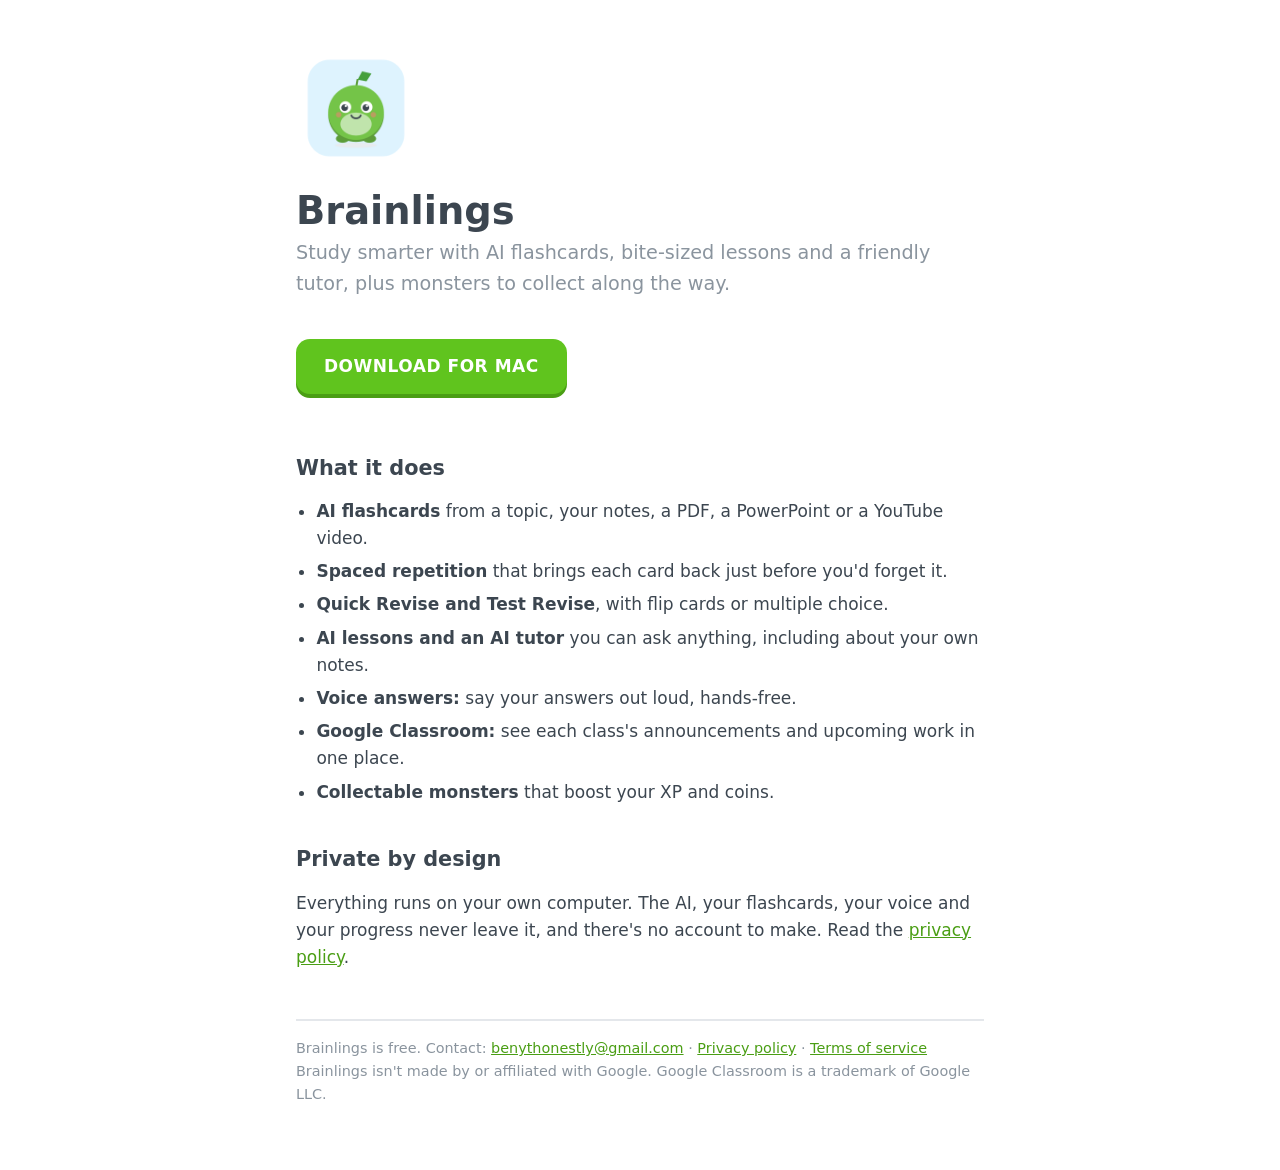
<file: index.html>
<!doctype html>
<html lang="en">
<head>
<meta charset="utf-8">
<meta name="viewport" content="width=device-width, initial-scale=1">
<title>Brainlings</title>
<meta name="description" content="A free, private study app with AI flashcards, lessons, a tutor and collectable monsters.">
<link rel="icon" href="icon.png">
<link rel="stylesheet" href="style.css">
</head>
<body>
<main>
  <img src="icon.png" width="120" height="120" alt="Brainlings mascot">
  <h1>Brainlings</h1>
  <p class="lead">Study smarter with AI flashcards, bite-sized lessons and a friendly tutor, plus monsters to collect along the way.</p>
  <a class="button" href="https://github.com/bearnington/brainlings/releases/latest">Download for Mac</a>

  <h2>What it does</h2>
  <ul>
    <li><strong>AI flashcards</strong> from a topic, your notes, a PDF, a PowerPoint or a YouTube video.</li>
    <li><strong>Spaced repetition</strong> that brings each card back just before you'd forget it.</li>
    <li><strong>Quick Revise and Test Revise</strong>, with flip cards or multiple choice.</li>
    <li><strong>AI lessons and an AI tutor</strong> you can ask anything, including about your own notes.</li>
    <li><strong>Voice answers:</strong> say your answers out loud, hands-free.</li>
    <li><strong>Google Classroom:</strong> see each class's announcements and upcoming work in one place.</li>
    <li><strong>Collectable monsters</strong> that boost your XP and coins.</li>
  </ul>

  <h2>Private by design</h2>
  <p>Everything runs on your own computer. The AI, your flashcards, your voice and your progress never leave it, and there's no account to make. Read the <a href="privacy.html">privacy policy</a>.</p>

  <footer>
    Brainlings is free. Contact: <a href="mailto:benythonestly@gmail.com">benythonestly@gmail.com</a> · <a href="privacy.html">Privacy policy</a> · <a href="terms.html">Terms of service</a><br>
    Brainlings isn't made by or affiliated with Google. Google Classroom is a trademark of Google LLC.
  </footer>
</main>
</body>
</html>
</file>
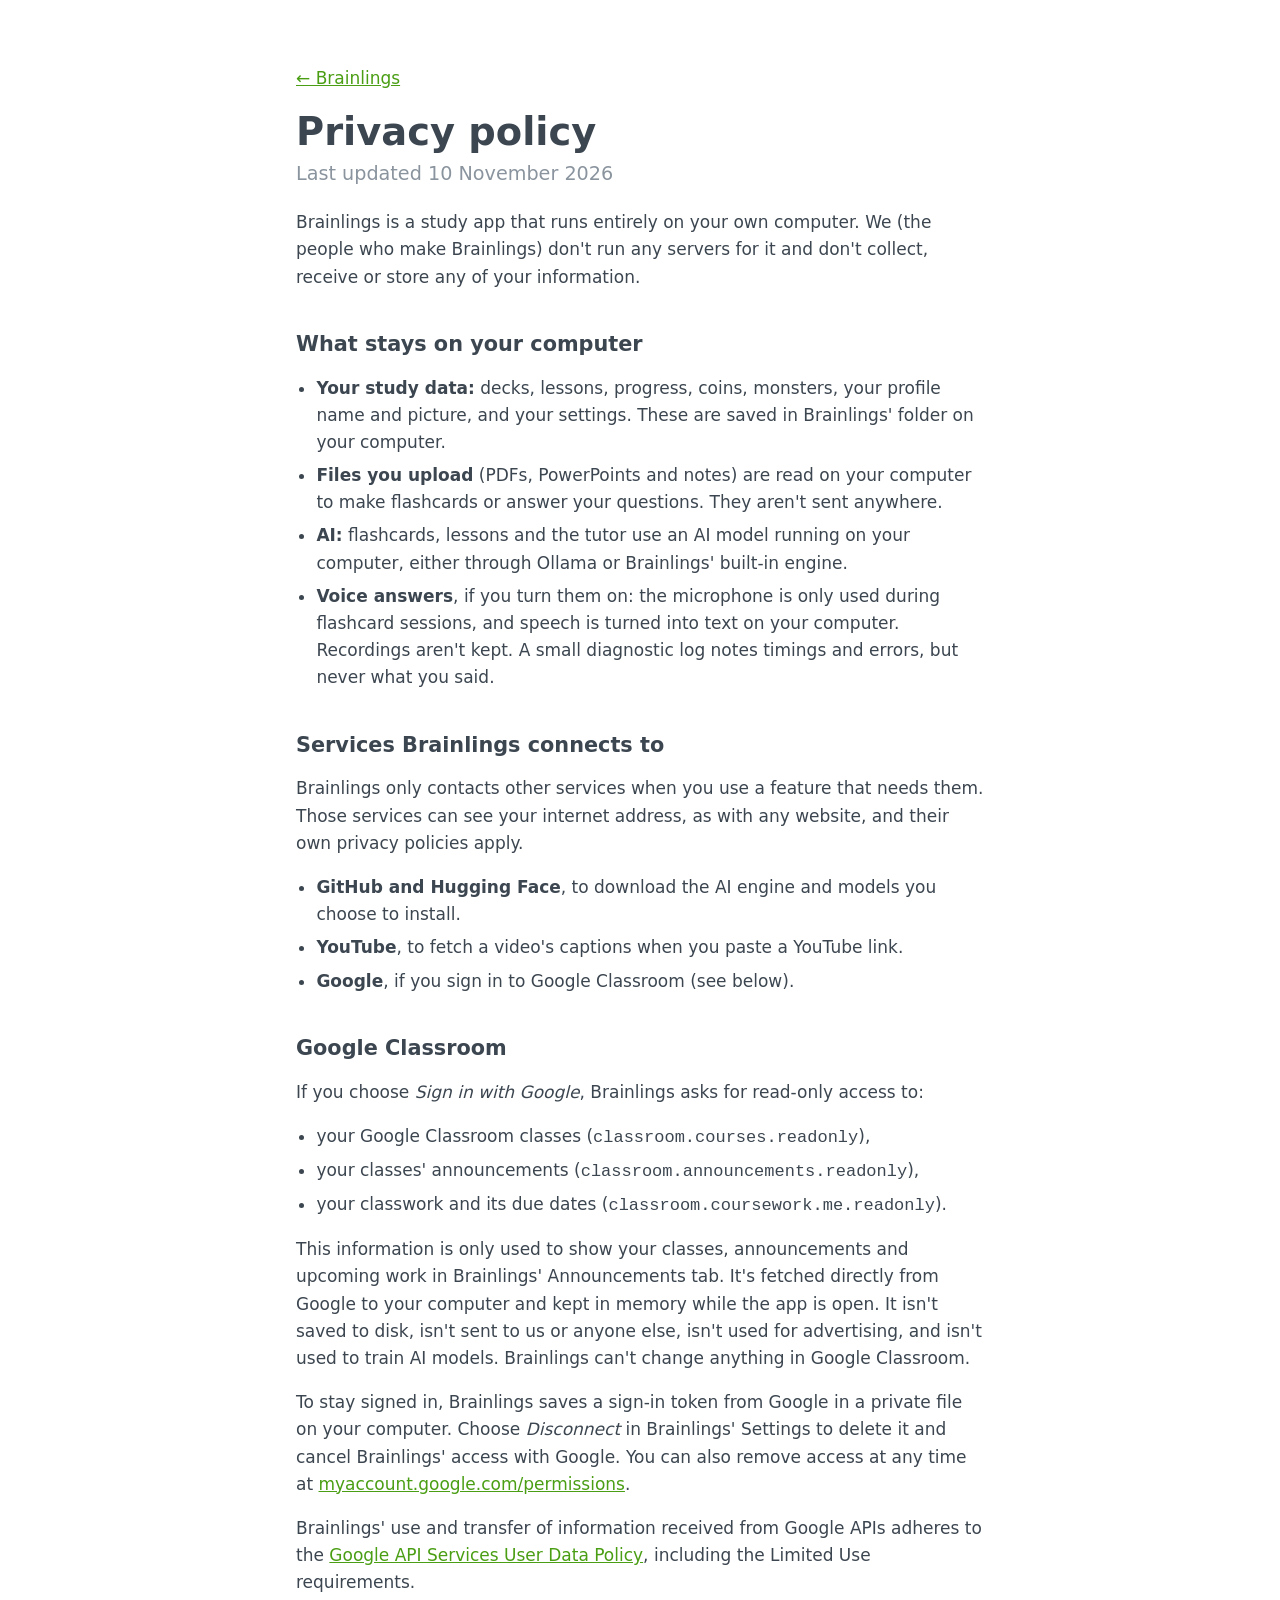
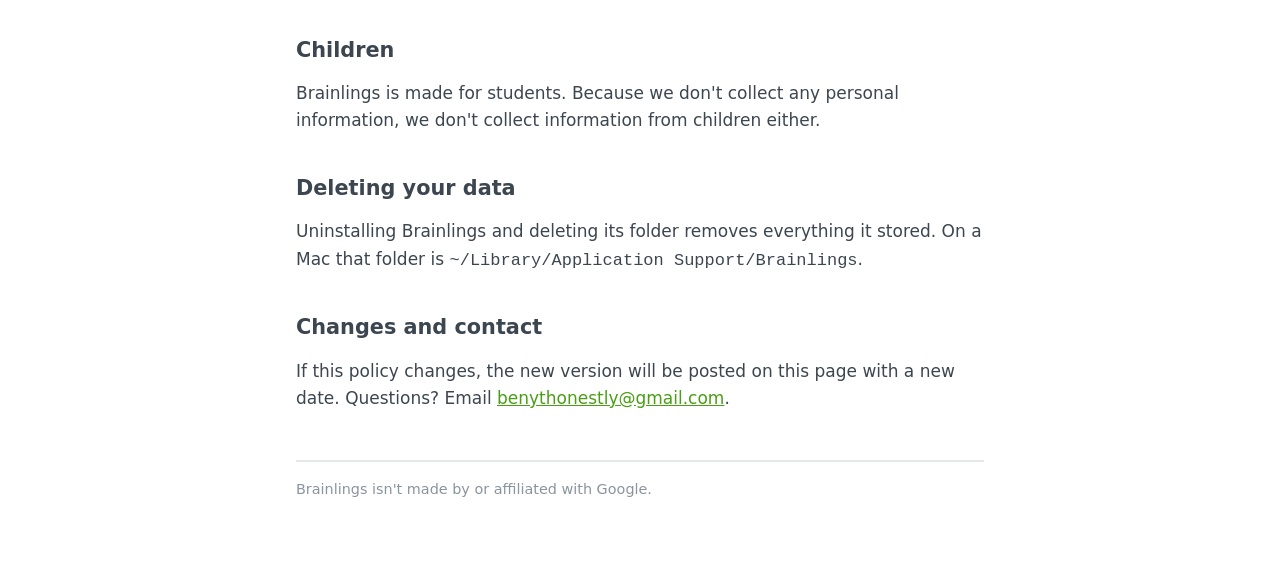
<file: privacy.html>
<!doctype html>
<html lang="en">
<head>
<meta charset="utf-8">
<meta name="viewport" content="width=device-width, initial-scale=1">
<title>Brainlings Privacy Policy</title>
<link rel="icon" href="icon.png">
<link rel="stylesheet" href="style.css">
</head>
<body>
<main>
  <p><a href="index.html">← Brainlings</a></p>
  <h1>Privacy policy</h1>
  <p class="lead">Last updated 10 November 2026</p>

  <p>Brainlings is a study app that runs entirely on your own computer. We (the people who make Brainlings) don't run any servers for it and don't collect, receive or store any of your information.</p>

  <h2>What stays on your computer</h2>
  <ul>
    <li><strong>Your study data:</strong> decks, lessons, progress, coins, monsters, your profile name and picture, and your settings. These are saved in Brainlings' folder on your computer.</li>
    <li><strong>Files you upload</strong> (PDFs, PowerPoints and notes) are read on your computer to make flashcards or answer your questions. They aren't sent anywhere.</li>
    <li><strong>AI:</strong> flashcards, lessons and the tutor use an AI model running on your computer, either through Ollama or Brainlings' built-in engine.</li>
    <li><strong>Voice answers</strong>, if you turn them on: the microphone is only used during flashcard sessions, and speech is turned into text on your computer. Recordings aren't kept. A small diagnostic log notes timings and errors, but never what you said.</li>
  </ul>

  <h2>Services Brainlings connects to</h2>
  <p>Brainlings only contacts other services when you use a feature that needs them. Those services can see your internet address, as with any website, and their own privacy policies apply.</p>
  <ul>
    <li><strong>GitHub and Hugging Face</strong>, to download the AI engine and models you choose to install.</li>
    <li><strong>YouTube</strong>, to fetch a video's captions when you paste a YouTube link.</li>
    <li><strong>Google</strong>, if you sign in to Google Classroom (see below).</li>
  </ul>

  <h2>Google Classroom</h2>
  <p>If you choose <em>Sign in with Google</em>, Brainlings asks for read-only access to:</p>
  <ul>
    <li>your Google Classroom classes (<code>classroom.courses.readonly</code>),</li>
    <li>your classes' announcements (<code>classroom.announcements.readonly</code>),</li>
    <li>your classwork and its due dates (<code>classroom.coursework.me.readonly</code>).</li>
  </ul>
  <p>This information is only used to show your classes, announcements and upcoming work in Brainlings' Announcements tab. It's fetched directly from Google to your computer and kept in memory while the app is open. It isn't saved to disk, isn't sent to us or anyone else, isn't used for advertising, and isn't used to train AI models. Brainlings can't change anything in Google Classroom.</p>
  <p>To stay signed in, Brainlings saves a sign-in token from Google in a private file on your computer. Choose <em>Disconnect</em> in Brainlings' Settings to delete it and cancel Brainlings' access with Google. You can also remove access at any time at <a href="https://myaccount.google.com/permissions">myaccount.google.com/permissions</a>.</p>
  <p>Brainlings' use and transfer of information received from Google APIs adheres to the <a href="https://developers.google.com/terms/api-services-user-data-policy">Google API Services User Data Policy</a>, including the Limited Use requirements.</p>

  <h2>Children</h2>
  <p>Brainlings is made for students. Because we don't collect any personal information, we don't collect information from children either.</p>

  <h2>Deleting your data</h2>
  <p>Uninstalling Brainlings and deleting its folder removes everything it stored. On a Mac that folder is <code>~/Library/Application Support/Brainlings</code>.</p>

  <h2>Changes and contact</h2>
  <p>If this policy changes, the new version will be posted on this page with a new date. Questions? Email <a href="mailto:benythonestly@gmail.com">benythonestly@gmail.com</a>.</p>

  <footer>Brainlings isn't made by or affiliated with Google.</footer>
</main>
</body>
</html>
</file>
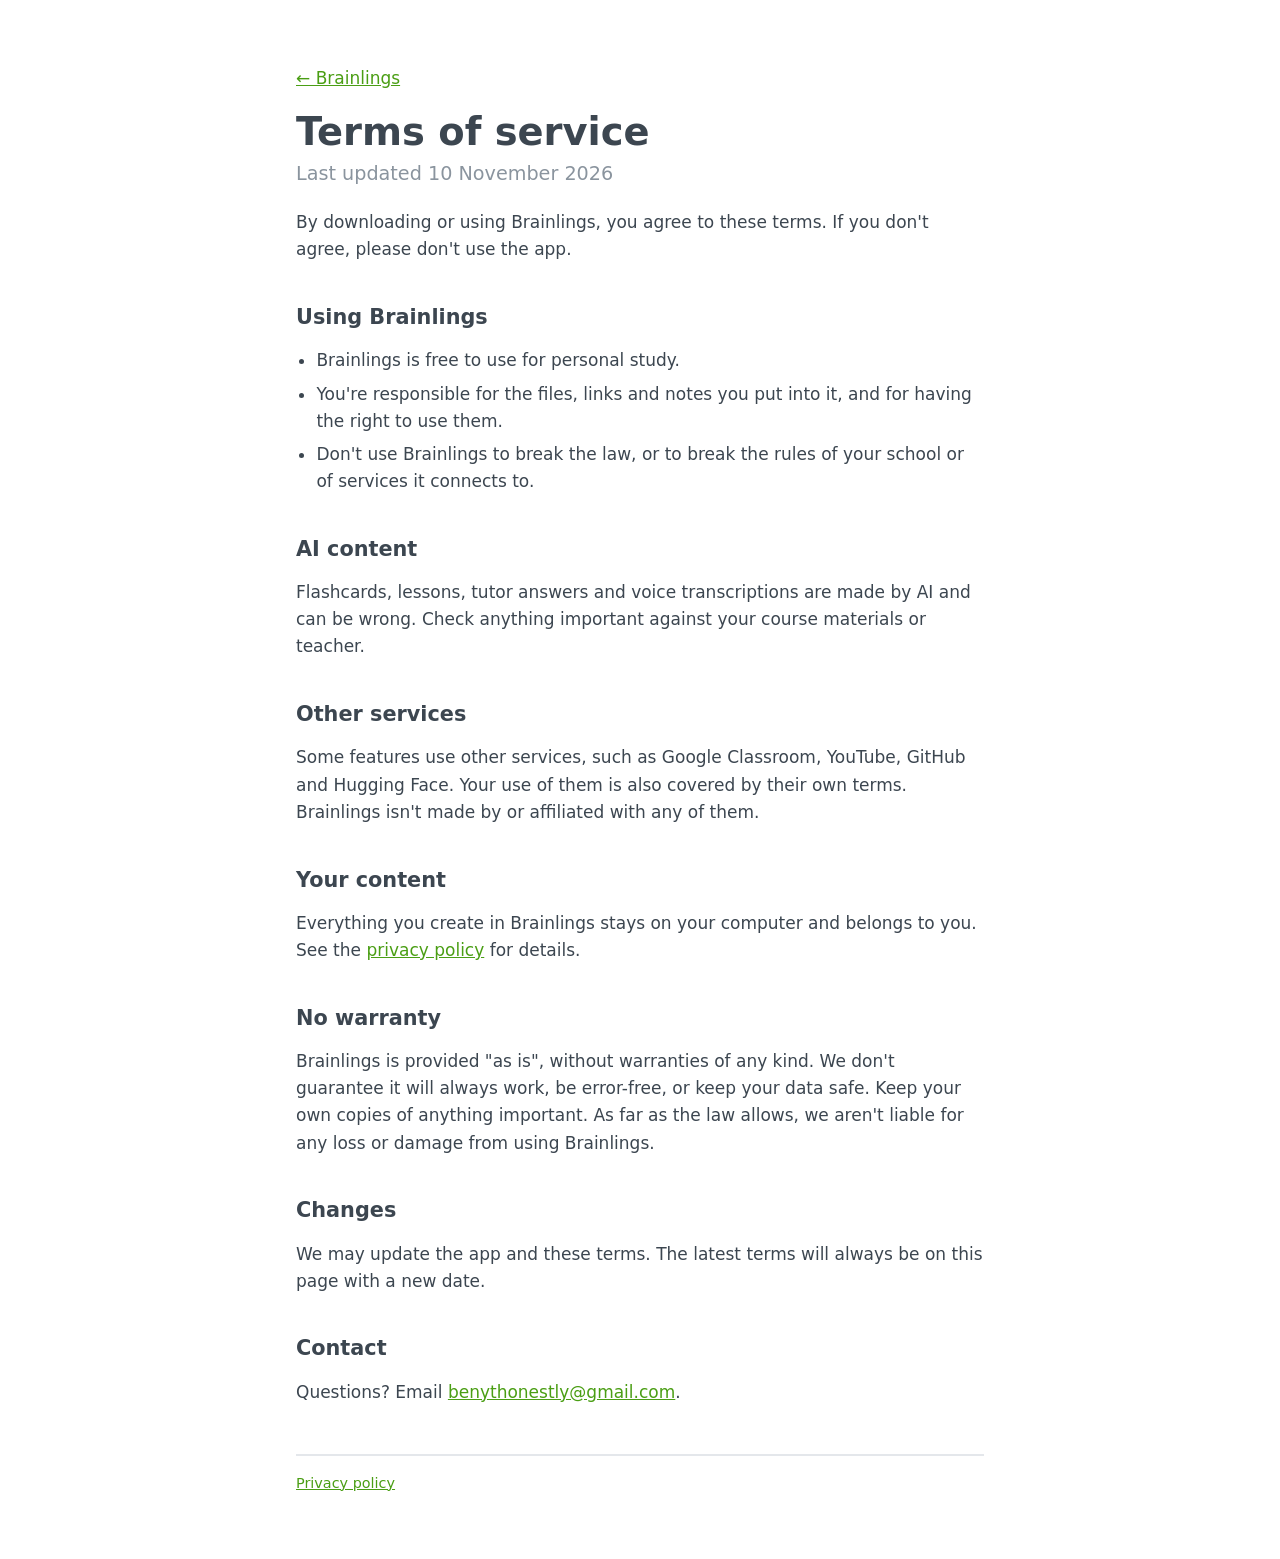
<file: terms.html>
<!doctype html>
<html lang="en">
<head>
<meta charset="utf-8">
<meta name="viewport" content="width=device-width, initial-scale=1">
<title>Brainlings Terms of Service</title>
<link rel="icon" href="icon.png">
<link rel="stylesheet" href="style.css">
</head>
<body>
<main>
  <p><a href="index.html">← Brainlings</a></p>
  <h1>Terms of service</h1>
  <p class="lead">Last updated 10 November 2026</p>

  <p>By downloading or using Brainlings, you agree to these terms. If you don't agree, please don't use the app.</p>

  <h2>Using Brainlings</h2>
  <ul>
    <li>Brainlings is free to use for personal study.</li>
    <li>You're responsible for the files, links and notes you put into it, and for having the right to use them.</li>
    <li>Don't use Brainlings to break the law, or to break the rules of your school or of services it connects to.</li>
  </ul>

  <h2>AI content</h2>
  <p>Flashcards, lessons, tutor answers and voice transcriptions are made by AI and can be wrong. Check anything important against your course materials or teacher.</p>

  <h2>Other services</h2>
  <p>Some features use other services, such as Google Classroom, YouTube, GitHub and Hugging Face. Your use of them is also covered by their own terms. Brainlings isn't made by or affiliated with any of them.</p>

  <h2>Your content</h2>
  <p>Everything you create in Brainlings stays on your computer and belongs to you. See the <a href="privacy.html">privacy policy</a> for details.</p>

  <h2>No warranty</h2>
  <p>Brainlings is provided "as is", without warranties of any kind. We don't guarantee it will always work, be error-free, or keep your data safe. Keep your own copies of anything important. As far as the law allows, we aren't liable for any loss or damage from using Brainlings.</p>

  <h2>Changes</h2>
  <p>We may update the app and these terms. The latest terms will always be on this page with a new date.</p>

  <h2>Contact</h2>
  <p>Questions? Email <a href="mailto:benythonestly@gmail.com">benythonestly@gmail.com</a>.</p>

  <footer><a href="privacy.html">Privacy policy</a></footer>
</main>
</body>
</html>
</file>
<file: style.css>
:root { --bg: #ffffff; --ink: #3c4650; --muted: #8a949e; --line: #e4e7eb; --green: #60c41e; --green-d: #4a9e14; }
@media (prefers-color-scheme: dark) { :root { --bg: #161b20; --ink: #ecf0f4; --muted: #8c98a4; --line: #343d46; } }
* { box-sizing: border-box; }
body { margin: 0; background: var(--bg); color: var(--ink); font: 17px/1.6 ui-rounded, "SF Pro Rounded", system-ui, -apple-system, "Segoe UI", sans-serif; }
main { max-width: 720px; margin: 0 auto; padding: 48px 16px 64px; }
h1, h2 { line-height: 1.2; }
h1 { font-size: 2.4rem; margin: 12px 0 4px; }
h2 { font-size: 1.3rem; margin-top: 2em; }
a { color: var(--green-d); }
.lead { font-size: 1.2rem; color: var(--muted); margin-top: 0; }
.button { display: inline-block; background: var(--green); color: #fff; font-weight: 700; text-decoration: none; text-transform: uppercase; letter-spacing: .03em; padding: 14px 28px; border-radius: 14px; box-shadow: 0 4px 0 var(--green-d); margin: 20px 0; }
.button:active { transform: translateY(4px); box-shadow: none; }
ul { padding-left: 1.2em; }
li { margin: 6px 0; }
footer { border-top: 2px solid var(--line); margin-top: 48px; padding-top: 16px; color: var(--muted); font-size: .9rem; }
</file>
